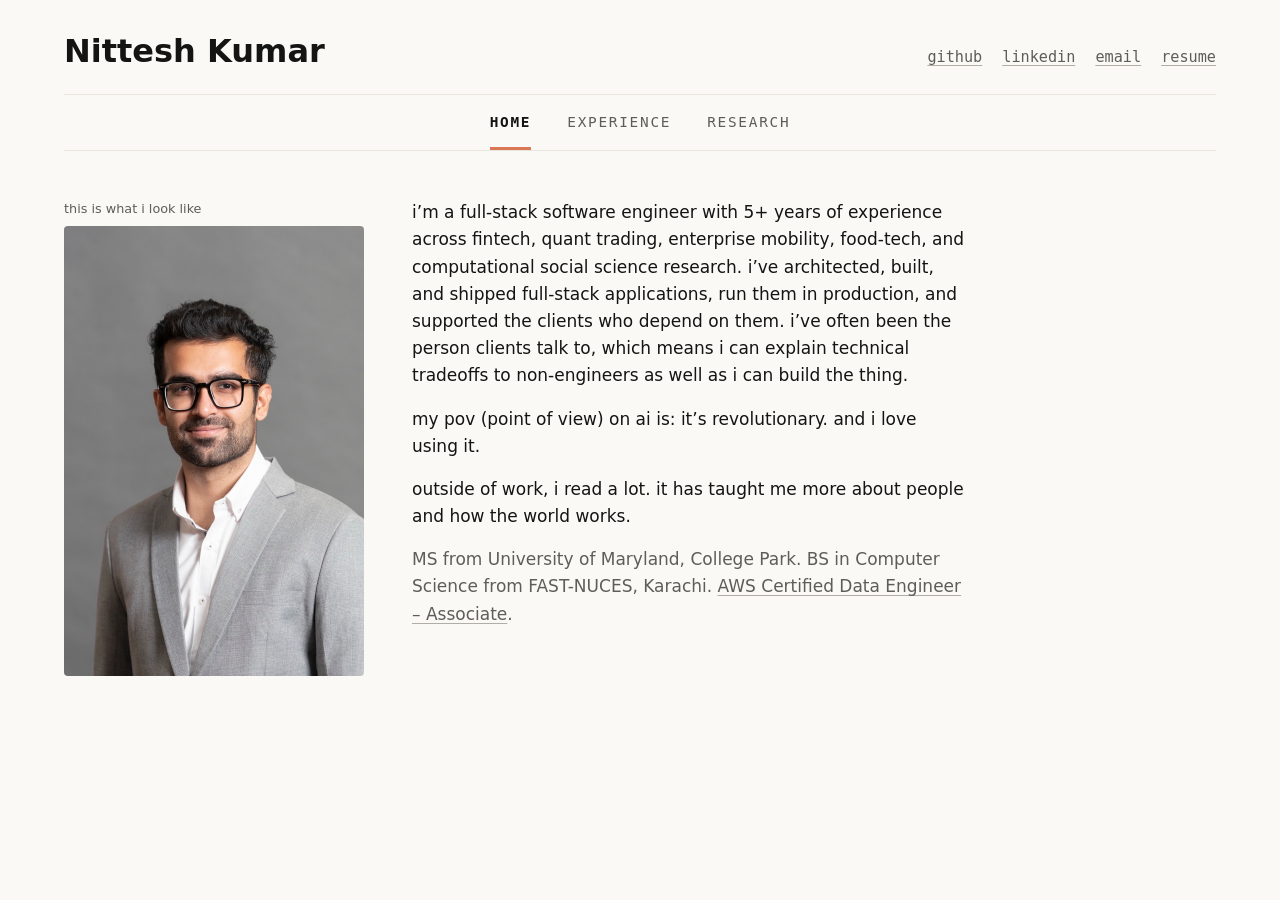
<file: index.html>
<!DOCTYPE html>
<html lang="en">
<head>
  <meta charset="utf-8">
  <meta name="viewport" content="width=device-width, initial-scale=1">
  <meta name="color-scheme" content="light dark">
  <title>Nittesh Kumar</title>
  <meta name="description" content="Nittesh Kumar is a Software/Data Engineer at the COSMOS research lab, University of Arkansas at Little Rock, working on data infrastructure and research engineering workflows for computational social science.">
  <link rel="stylesheet" href="style.css">
</head>
<body>
  <div class="page">

    <header class="site-header">
      <a class="name" href="index.html">Nittesh Kumar</a>
      <!-- Contact links. All but Email open in a new tab. -->
      <ul class="links">
        <li><a href="https://github.com/Nitesh703" target="_blank" rel="noopener">github</a></li>
        <li><a href="https://www.linkedin.com/in/nittesh-kumar-896789199/" target="_blank" rel="noopener">linkedin</a></li>
        <li><a class="tip" href="mailto:nitesh21@terpmail.umd.edu" data-tip="nitesh21@terpmail.umd.edu">email</a></li>
        <li><a href="resume.pdf" target="_blank" rel="noopener">resume</a></li>
      </ul>
    </header>

    <nav class="tabs" aria-label="Pages">
      <ul>
        <li><a href="index.html" aria-current="page">Home</a></li>
        <li><a href="experience.html">Experience</a></li>
        <li><a href="research.html">Research</a></li>
      </ul>
    </nav>

    <main>
      <div class="intro">
        <figure class="figure">
          <figcaption>this is what i look like</figcaption>
          <img class="photo" src="photo.jpg" width="900" height="1350" alt="Portrait of Nittesh Kumar">
        </figure>
        <div>
          <p>i’m a full-stack software engineer with 5+ years of experience across fintech, quant trading, enterprise mobility, food-tech, and computational social science research. i’ve architected, built, and shipped full-stack applications, run them in production, and supported the clients who depend on them. i’ve often been the person clients talk to, which means i can explain technical tradeoffs to non-engineers as well as i can build the thing.</p>
          <p>my pov (point of view) on ai is: it’s revolutionary. and i love using it.</p>
          <p>outside of work, i read a lot. it has taught me more about people and how the world works.</p>
          <p class="muted">MS from University of Maryland, College Park. BS in Computer Science from FAST-NUCES, Karachi. <a href="https://www.credly.com/badges/36783265-881c-4d35-89ff-0eec7a6a0ef4" target="_blank" rel="noopener">AWS Certified Data Engineer – Associate</a>.</p>
        </div>
      </div>
    </main>

  </div>
</body>
</html>
</file>
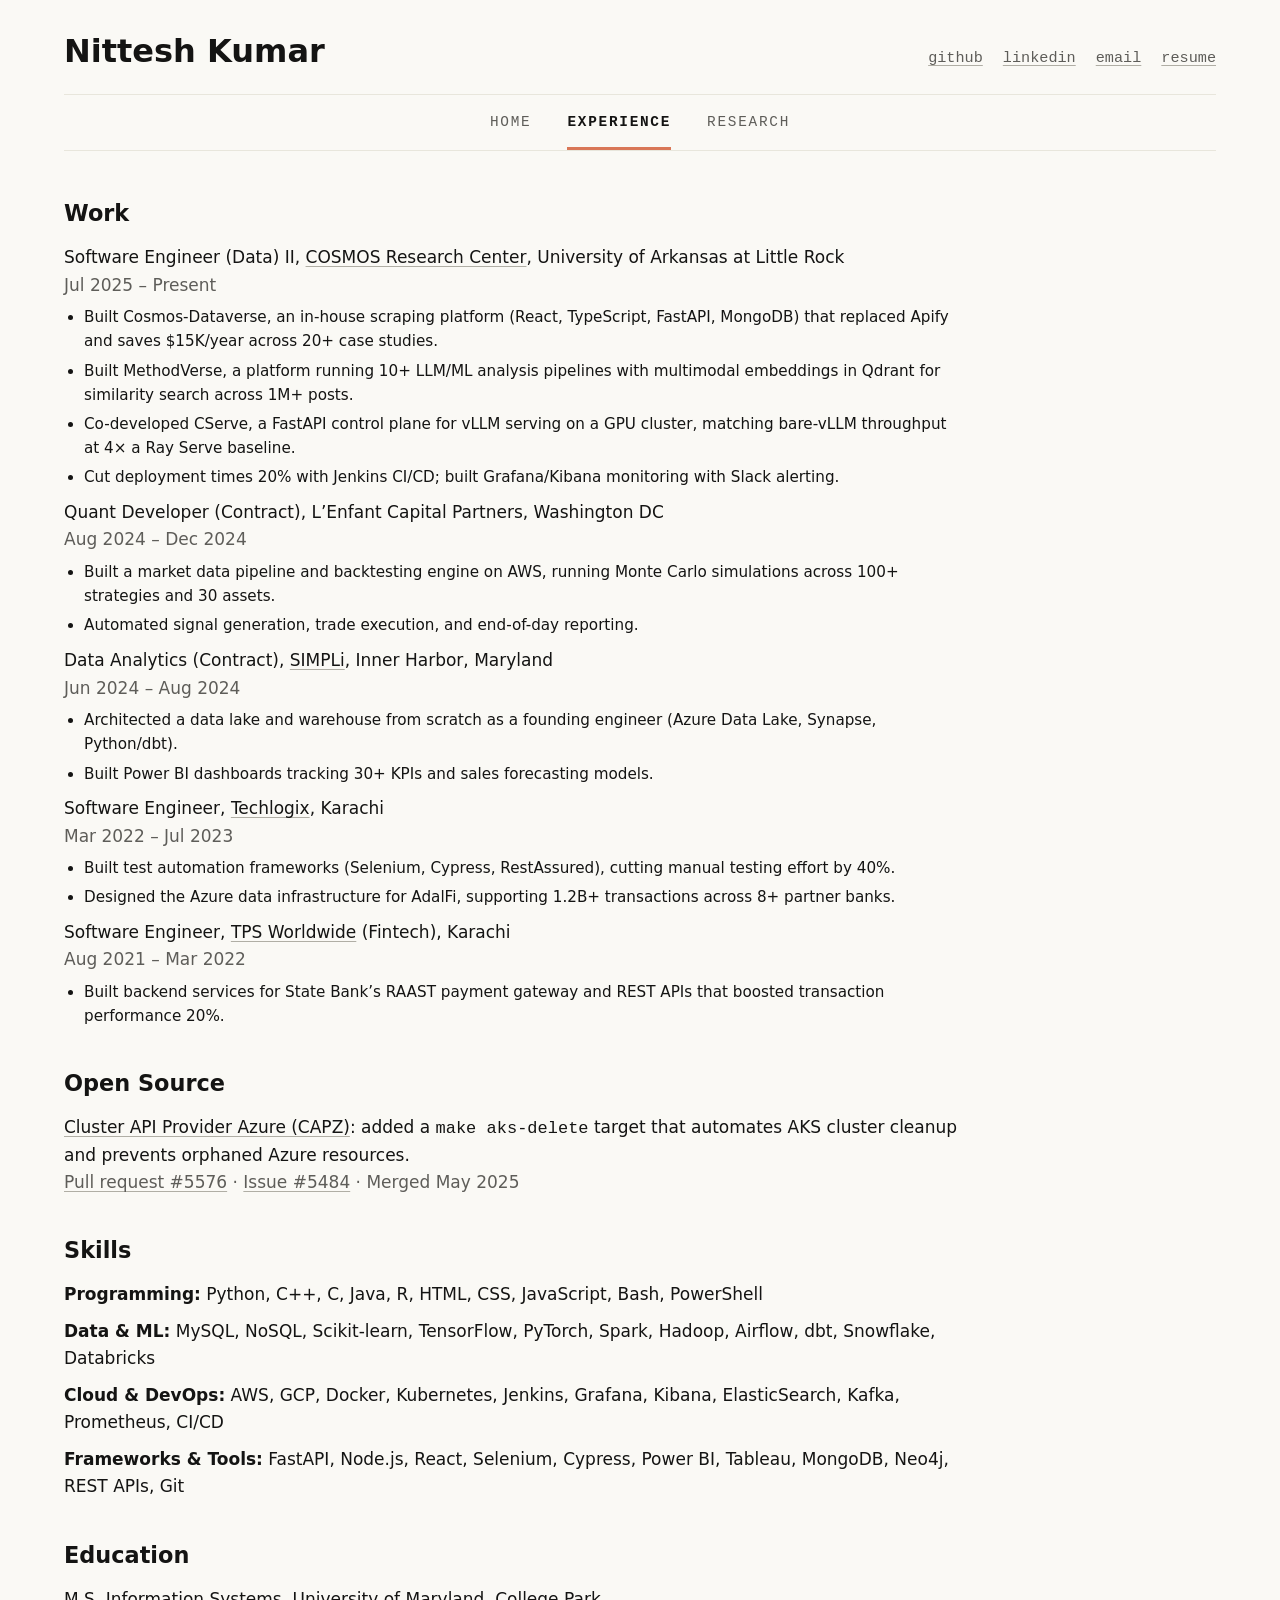
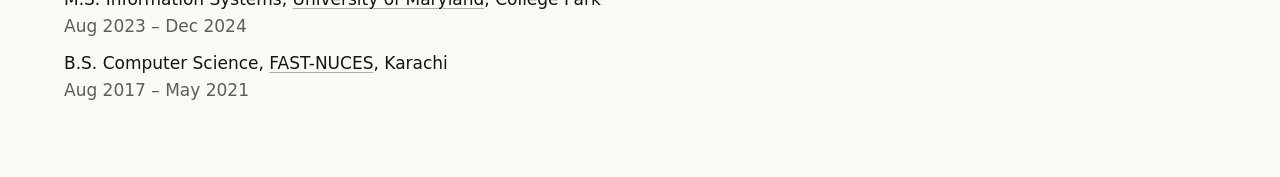
<file: experience.html>
<!DOCTYPE html>
<html lang="en">
<head>
  <meta charset="utf-8">
  <meta name="viewport" content="width=device-width, initial-scale=1">
  <meta name="color-scheme" content="light dark">
  <title>Experience · Nittesh Kumar</title>
  <meta name="description" content="Nittesh Kumar is a Software/Data Engineer at the COSMOS research lab, University of Arkansas at Little Rock, working on data infrastructure and research engineering workflows for computational social science.">
  <link rel="stylesheet" href="style.css">
</head>
<body>
  <div class="page">

    <header class="site-header">
      <a class="name" href="index.html">Nittesh Kumar</a>
      <!-- Contact links. All but Email open in a new tab. -->
      <ul class="links">
        <li><a href="https://github.com/Nitesh703" target="_blank" rel="noopener">github</a></li>
        <li><a href="https://www.linkedin.com/in/nittesh-kumar-896789199/" target="_blank" rel="noopener">linkedin</a></li>
        <li><a class="tip" href="mailto:nitesh21@terpmail.umd.edu" data-tip="nitesh21@terpmail.umd.edu">email</a></li>
        <li><a href="resume.pdf" target="_blank" rel="noopener">resume</a></li>
      </ul>
    </header>

    <nav class="tabs" aria-label="Pages">
      <ul>
        <li><a href="index.html">Home</a></li>
        <li><a href="experience.html" aria-current="page">Experience</a></li>
        <li><a href="research.html">Research</a></li>
      </ul>
    </nav>

    <main>
      <section aria-labelledby="work">
      <h2 id="work">Work</h2>
      <!-- Company links open in a new tab. -->
      <ul>
        <li>
          Software Engineer (Data) II, <a href="https://cosmos.ualr.edu/" target="_blank" rel="noopener">COSMOS Research Center</a>, University of Arkansas at Little Rock<br>
          <span class="muted">Jul 2025 – Present</span>
          <ul class="bullets">
            <li>Built Cosmos-Dataverse, an in-house scraping platform (React, TypeScript, FastAPI, MongoDB) that replaced Apify and saves $15K/year across 20+ case studies.</li>
            <li>Built MethodVerse, a platform running 10+ LLM/ML analysis pipelines with multimodal embeddings in Qdrant for similarity search across 1M+ posts.</li>
            <li>Co-developed CServe, a FastAPI control plane for vLLM serving on a GPU cluster, matching bare-vLLM throughput at 4× a Ray Serve baseline.</li>
            <li>Cut deployment times 20% with Jenkins CI/CD; built Grafana/Kibana monitoring with Slack alerting.</li>
          </ul>
        </li>
        <li>
          <!-- TODO: link L'Enfant Capital Partners' website -->
          Quant Developer (Contract), L’Enfant Capital Partners, Washington DC<br>
          <span class="muted">Aug 2024 – Dec 2024</span>
          <ul class="bullets">
            <li>Built a market data pipeline and backtesting engine on AWS, running Monte Carlo simulations across 100+ strategies and 30 assets.</li>
            <li>Automated signal generation, trade execution, and end-of-day reporting.</li>
          </ul>
        </li>
        <li>
          Data Analytics (Contract), <a href="https://eatsimpli.com/" target="_blank" rel="noopener">SIMPLi</a>, Inner Harbor, Maryland<br>
          <span class="muted">Jun 2024 – Aug 2024</span>
          <ul class="bullets">
            <li>Architected a data lake and warehouse from scratch as a founding engineer (Azure Data Lake, Synapse, Python/dbt).</li>
            <li>Built Power BI dashboards tracking 30+ KPIs and sales forecasting models.</li>
          </ul>
        </li>
        <li>
          Software Engineer, <a href="https://www.techlogix.com/" target="_blank" rel="noopener">Techlogix</a>, Karachi<br>
          <span class="muted">Mar 2022 – Jul 2023</span>
          <ul class="bullets">
            <li>Built test automation frameworks (Selenium, Cypress, RestAssured), cutting manual testing effort by 40%.</li>
            <li>Designed the Azure data infrastructure for AdalFi, supporting 1.2B+ transactions across 8+ partner banks.</li>
          </ul>
        </li>
        <li>
          Software Engineer, <a href="https://www.tpsworldwide.com/" target="_blank" rel="noopener">TPS Worldwide</a> (Fintech), Karachi<br>
          <span class="muted">Aug 2021 – Mar 2022</span>
          <ul class="bullets">
            <li>Built backend services for State Bank’s RAAST payment gateway and REST APIs that boosted transaction performance 20%.</li>
          </ul>
        </li>
      </ul>
      </section>

      <section aria-labelledby="open-source">
        <h2 id="open-source">Open Source</h2>
        <ul>
          <li>
            <a href="https://github.com/kubernetes-sigs/cluster-api-provider-azure" target="_blank" rel="noopener">Cluster API Provider Azure (CAPZ)</a>: added a <code>make aks-delete</code> target that automates AKS cluster cleanup and prevents orphaned Azure resources.<br>
            <span class="muted">
              <a href="https://github.com/kubernetes-sigs/cluster-api-provider-azure/pull/5576" target="_blank" rel="noopener">Pull request #5576</a> ·
              <a href="https://github.com/kubernetes-sigs/cluster-api-provider-azure/issues/5484" target="_blank" rel="noopener">Issue #5484</a> ·
              Merged May 2025
            </span>
          </li>
        </ul>
      </section>

      <section aria-labelledby="skills">
      <h2 id="skills">Skills</h2>
      <ul>
        <li><strong>Programming:</strong> Python, C++, C, Java, R, HTML, CSS, JavaScript, Bash, PowerShell</li>
        <li><strong>Data &amp; ML:</strong> MySQL, NoSQL, Scikit-learn, TensorFlow, PyTorch, Spark, Hadoop, Airflow, dbt, Snowflake, Databricks</li>
        <li><strong>Cloud &amp; DevOps:</strong> AWS, GCP, Docker, Kubernetes, Jenkins, Grafana, Kibana, ElasticSearch, Kafka, Prometheus, CI/CD</li>
        <li><strong>Frameworks &amp; Tools:</strong> FastAPI, Node.js, React, Selenium, Cypress, Power BI, Tableau, MongoDB, Neo4j, REST APIs, Git</li>
      </ul>
      </section>

      <section aria-labelledby="education">
      <h2 id="education">Education</h2>
      <ul>
        <!-- University links open in a new tab. -->
        <li>
          M.S. Information Systems, <a href="https://umd.edu/" target="_blank" rel="noopener">University of Maryland</a>, College Park<br>
          <span class="muted">Aug 2023 – Dec 2024</span>
        </li>
        <li>
          B.S. Computer Science, <a href="https://www.nu.edu.pk/" target="_blank" rel="noopener">FAST-NUCES</a>, Karachi<br>
          <span class="muted">Aug 2017 – May 2021</span>
        </li>
      </ul>
      </section>
    </main>

  </div>
</body>
</html>
</file>
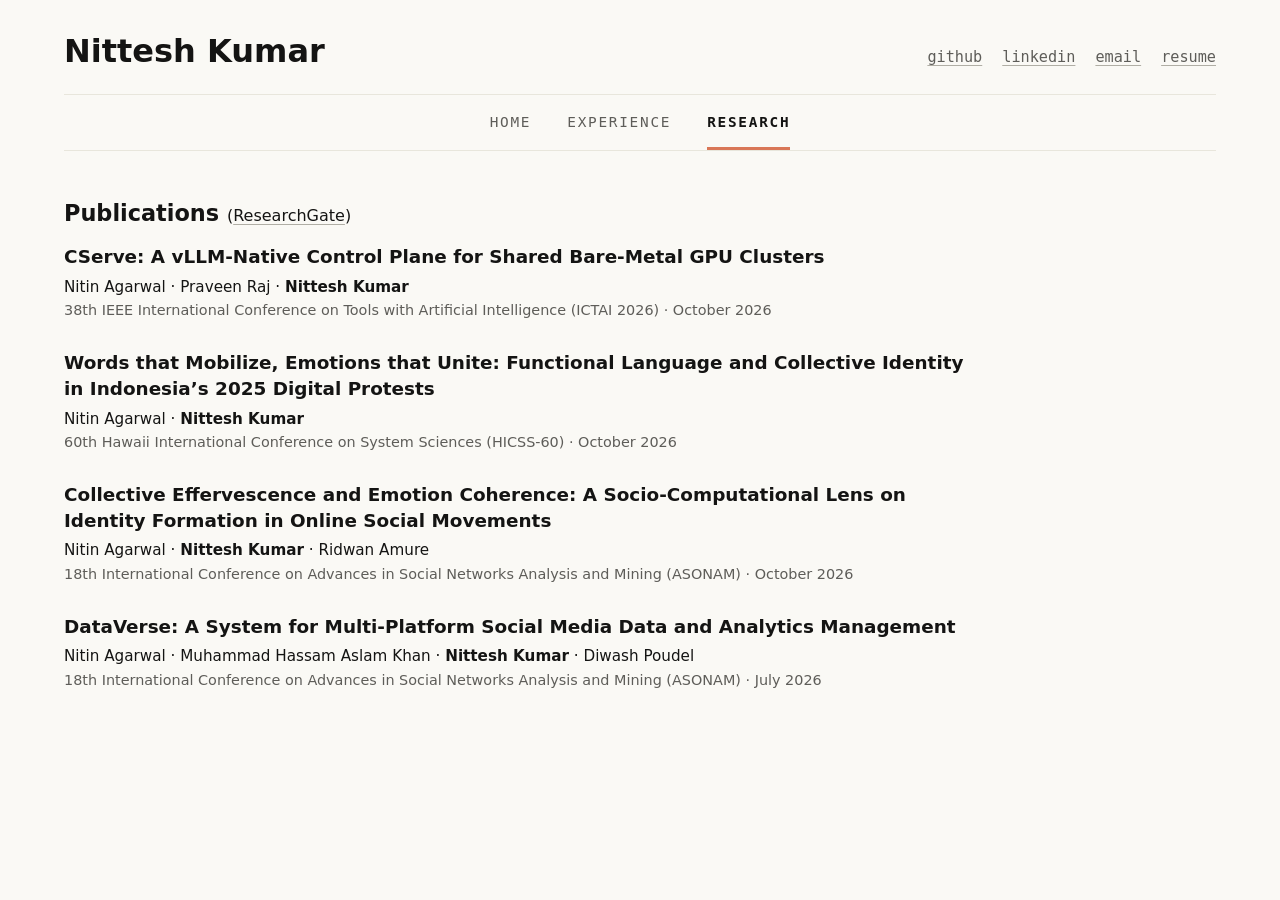
<file: research.html>
<!DOCTYPE html>
<html lang="en">
<head>
  <meta charset="utf-8">
  <meta name="viewport" content="width=device-width, initial-scale=1">
  <meta name="color-scheme" content="light dark">
  <title>Research · Nittesh Kumar</title>
  <meta name="description" content="Nittesh Kumar is a Software/Data Engineer at the COSMOS research lab, University of Arkansas at Little Rock, working on data infrastructure and research engineering workflows for computational social science.">
  <link rel="stylesheet" href="style.css">
</head>
<body>
  <div class="page">

    <header class="site-header">
      <a class="name" href="index.html">Nittesh Kumar</a>
      <!-- Contact links. All but Email open in a new tab. -->
      <ul class="links">
        <li><a href="https://github.com/Nitesh703" target="_blank" rel="noopener">github</a></li>
        <li><a href="https://www.linkedin.com/in/nittesh-kumar-896789199/" target="_blank" rel="noopener">linkedin</a></li>
        <li><a class="tip" href="mailto:nitesh21@terpmail.umd.edu" data-tip="nitesh21@terpmail.umd.edu">email</a></li>
        <li><a href="resume.pdf" target="_blank" rel="noopener">resume</a></li>
      </ul>
    </header>

    <nav class="tabs" aria-label="Pages">
      <ul>
        <li><a href="index.html">Home</a></li>
        <li><a href="experience.html">Experience</a></li>
        <li><a href="research.html" aria-current="page">Research</a></li>
      </ul>
    </nav>

    <main>
      <section aria-labelledby="papers">
        <h2 id="papers">Publications <span class="h2-link">(<a href="https://www.researchgate.net/profile/Nittesh-Kumar/research" target="_blank" rel="noopener">ResearchGate</a>)</span></h2>
        <ul>
          <li>
            <span class="item-title">CServe: A vLLM-Native Control Plane for Shared Bare-Metal GPU Clusters</span>
            <span class="item-authors">Nitin Agarwal · Praveen Raj · <strong>Nittesh Kumar</strong></span>
            <span class="item-venue">38th IEEE International Conference on Tools with Artificial Intelligence (ICTAI 2026) · October 2026</span>
          </li>
          <li>
            <span class="item-title">Words that Mobilize, Emotions that Unite: Functional Language and Collective Identity in Indonesia’s 2025 Digital Protests</span>
            <span class="item-authors">Nitin Agarwal · <strong>Nittesh Kumar</strong></span>
            <span class="item-venue">60th Hawaii International Conference on System Sciences (HICSS-60) · October 2026</span>
          </li>
          <li>
            <span class="item-title">Collective Effervescence and Emotion Coherence: A Socio-Computational Lens on Identity Formation in Online Social Movements</span>
            <span class="item-authors">Nitin Agarwal · <strong>Nittesh Kumar</strong> · Ridwan Amure</span>
            <span class="item-venue">18th International Conference on Advances in Social Networks Analysis and Mining (ASONAM) · October 2026</span>
          </li>
          <li>
            <span class="item-title">DataVerse: A System for Multi-Platform Social Media Data and Analytics Management</span>
            <span class="item-authors">Nitin Agarwal · Muhammad Hassam Aslam Khan · <strong>Nittesh Kumar</strong> · Diwash Poudel</span>
            <span class="item-venue">18th International Conference on Advances in Social Networks Analysis and Mining (ASONAM) · July 2026</span>
          </li>
        </ul>
      </section>
    </main>

  </div>
</body>
</html>
</file>
<file: style.css>
/* Colors are tokens (Anthropic brand palette); dark mode only swaps these values. */
:root {
  --bg: #faf9f5;      /* Ivory */
  --text: #141413;    /* Slate */
  --muted: #5e5d59;
  --line: #e8e6dc;
  --underline: #b0aea5;
  --accent: #d97757;  /* Clay: underlines only, too faint for small text */
}

@media (prefers-color-scheme: dark) {
  :root {
    --bg: #141413;
    --text: #faf9f5;
    --muted: #b0aea5;
    --line: #3d3d3a;
    --underline: #5e5d59;
  }
}

body {
  margin: 0;
  background: var(--bg);
  color: var(--text);
  font-family: system-ui, -apple-system, "Segoe UI", Roboto, Helvetica, Arial, sans-serif;
  font-size: 1.0625rem;
  line-height: 1.6;
  overflow-wrap: break-word; /* long titles/URLs never cause horizontal scroll */
}

.page {
  padding: 2rem clamp(1.25rem, 5vw, 4rem) 4rem;
}

/* Header and tabs span the full width; page content stays at the left, at a readable width. */
main {
  max-width: 900px;
}

h2 {
  margin: 2.5rem 0 1rem;
  font-size: 1.4rem;
  line-height: 1.3;
}

main > section:first-child h2 {
  margin-top: 0;
}

p {
  margin: 0 0 1rem;
}

.lead {
  font-weight: 600;
  font-size: 1.2rem;
}

/* Links: text color with a soft underline; Clay underline on hover and a focus ring. */
a {
  color: inherit;
  text-decoration: underline;
  text-decoration-color: var(--underline);
  text-underline-offset: 0.2em;
  text-decoration-thickness: 1px;
}

a:hover {
  text-decoration-color: var(--accent);
  text-decoration-thickness: 2px;
}

a:focus-visible {
  outline: 2px solid var(--accent);
  outline-offset: 3px;
}

ul {
  margin: 0;
  padding: 0;
  list-style: none;
}

li {
  margin-bottom: 0.6rem;
}

/* Header: name on the left, contact links on the right. */
.site-header {
  display: flex;
  flex-wrap: wrap;
  align-items: baseline;
  justify-content: space-between;
  gap: 0.5rem 1.5rem;
  padding-bottom: 1.5rem;
}

.name {
  font-size: 2rem;
  font-weight: 700;
  line-height: 1.2;
  text-decoration: none;
}

.links {
  display: flex;
  flex-wrap: wrap;
  gap: 0.25rem 1.25rem;
  font-family: ui-monospace, SFMono-Regular, Menlo, Consolas, monospace;
  font-size: 0.95rem;
}

.links li,
.tabs li {
  margin: 0;
}

.links a {
  color: var(--muted);
}

/* Page tabs: centered, uppercase mono, Clay underline on the current page. */
.tabs {
  border-top: 1px solid var(--line);
  border-bottom: 1px solid var(--line);
  margin-bottom: 3rem;
}

.tabs ul {
  display: flex;
  flex-wrap: wrap;
  justify-content: center;
  gap: 0 2.25rem;
}

.tabs a {
  display: block;
  padding: 1rem 0 0.8rem;
  border-bottom: 3px solid transparent;
  color: var(--muted);
  font-family: ui-monospace, SFMono-Regular, Menlo, Consolas, monospace;
  font-size: 0.9rem;
  letter-spacing: 0.12em;
  text-transform: uppercase;
  text-decoration: none;
}

.tabs a:hover {
  color: var(--text);
}

.tabs a[aria-current="page"] {
  color: var(--text);
  font-weight: 600;
  border-bottom-color: var(--accent);
}

/* Secondary text (dates, placeholders). */
.muted {
  color: var(--muted);
}

/* Bullet points under each job. */
.bullets {
  margin: 0.4rem 0 0;
  padding-left: 1.25rem;
  list-style: disc;
  font-size: 0.95rem;
}

.bullets li {
  margin-bottom: 0.3rem;
}

/* Home: photo beside the intro; stacks on narrow screens. */
.intro {
  display: grid;
  grid-template-columns: minmax(0, 300px) 1fr;
  gap: 2rem 3rem;
  align-items: start;
}

.figure {
  margin: 0;
}

.figure figcaption {
  margin-bottom: 0.4rem;
  color: var(--muted);
  font-size: 0.8rem;
}

.photo {
  display: block;
  width: 100%;
  height: auto;
  border-radius: 4px;
}

@media (max-width: 640px) {
  .intro {
    grid-template-columns: 1fr;
  }

  .figure {
    max-width: 260px;
  }
}

/* Email tooltip: shows the address above the link on hover or keyboard focus. */
.tip {
  position: relative;
}

.tip::after {
  content: attr(data-tip);
  position: absolute;
  bottom: calc(100% + 0.5rem);
  right: 0;
  padding: 0.3rem 0.6rem;
  border-radius: 4px;
  background: var(--text);
  color: var(--bg);
  font-size: 0.85rem;
  white-space: nowrap;
  pointer-events: none;
  opacity: 0;
  transition: opacity 0.12s;
}

.tip:hover::after,
.tip:focus-visible::after {
  opacity: 1;
}

/* List entries (papers): title > authors > venue, one clear step each. */
.item-title,
.item-authors,
.item-venue {
  display: block;
}

.item-title {
  font-size: 1.15rem;
  font-weight: 600;
  line-height: 1.4;
}

.item-authors {
  margin-top: 0.3rem;
  font-size: 0.95rem;
}

.item-authors strong {
  font-weight: 600;
}

.item-venue {
  color: var(--muted);
  font-size: 0.9rem;
}

main li:has(> .item-title) {
  margin-bottom: 1.75rem;
}

/* Small link beside a section heading, e.g. "Publications (ResearchGate)". */
.h2-link {
  font-size: 1rem;
  font-weight: 400;
}
</file>
